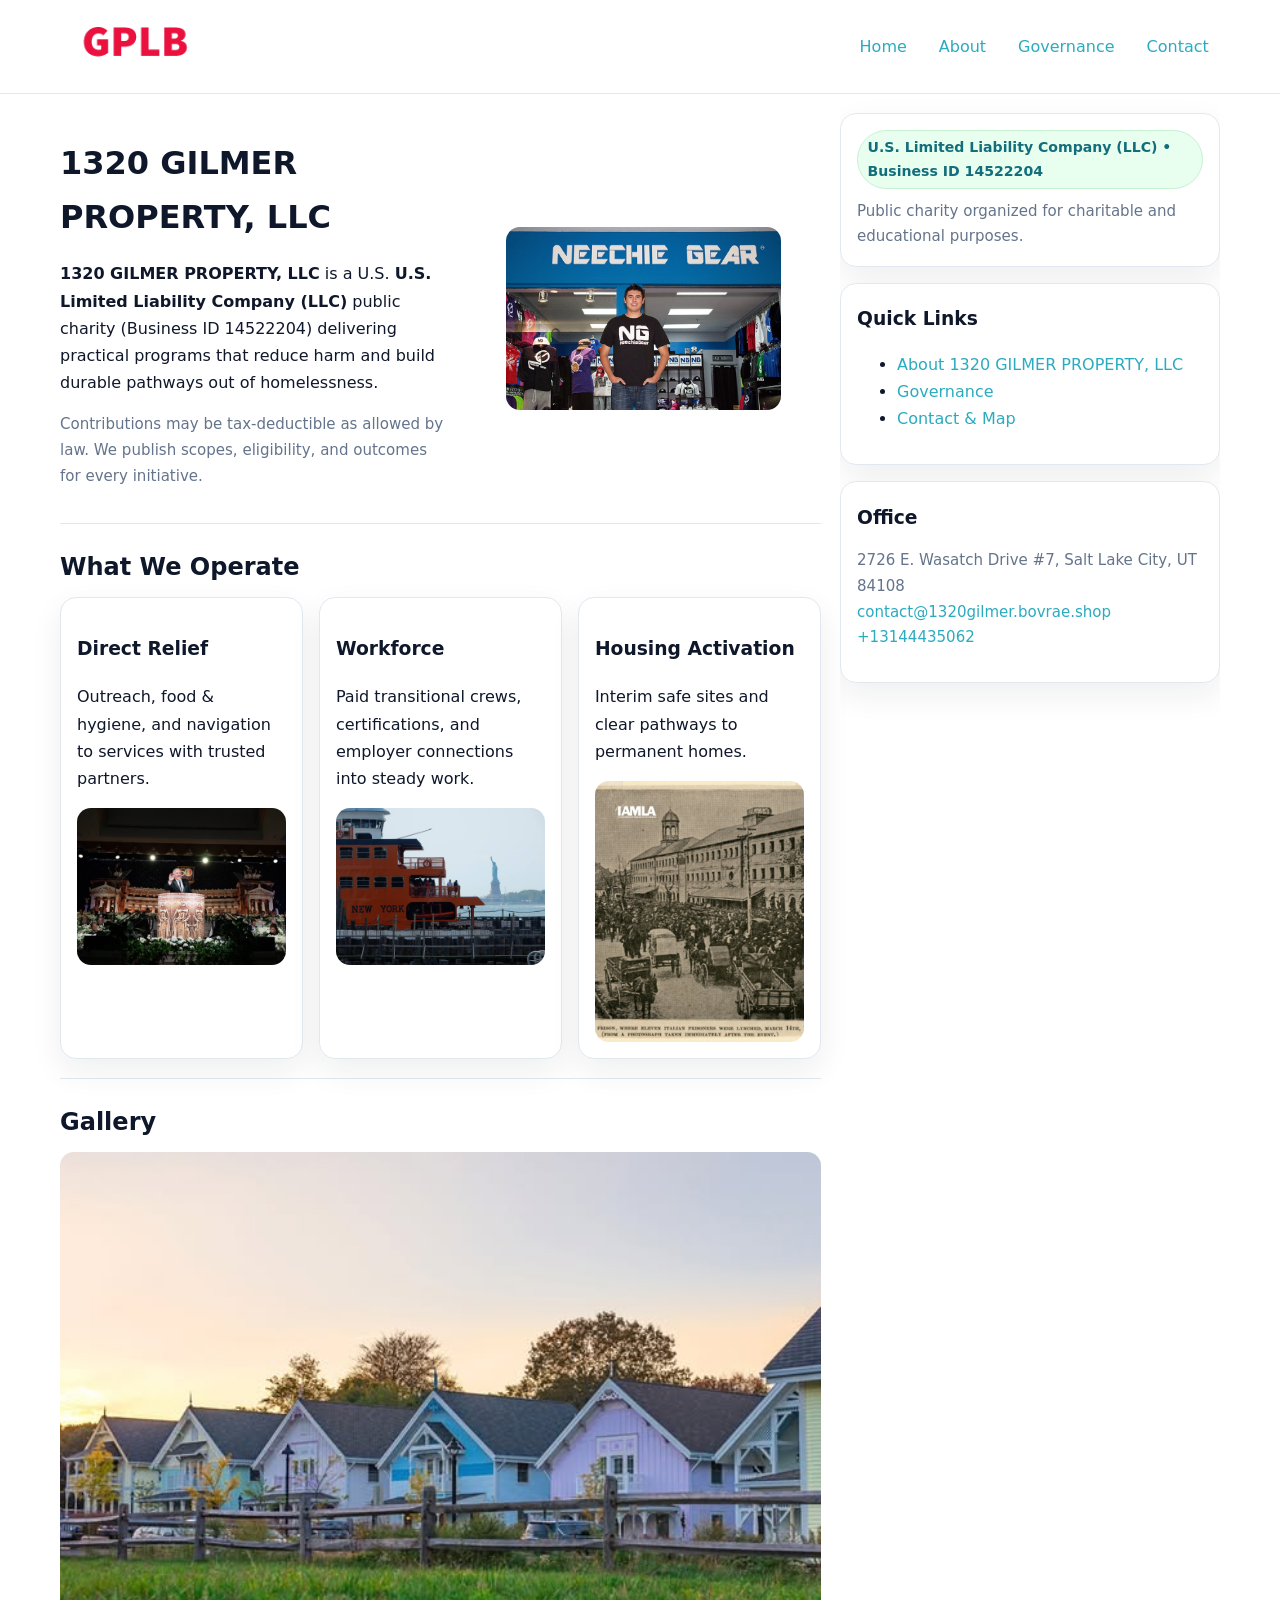
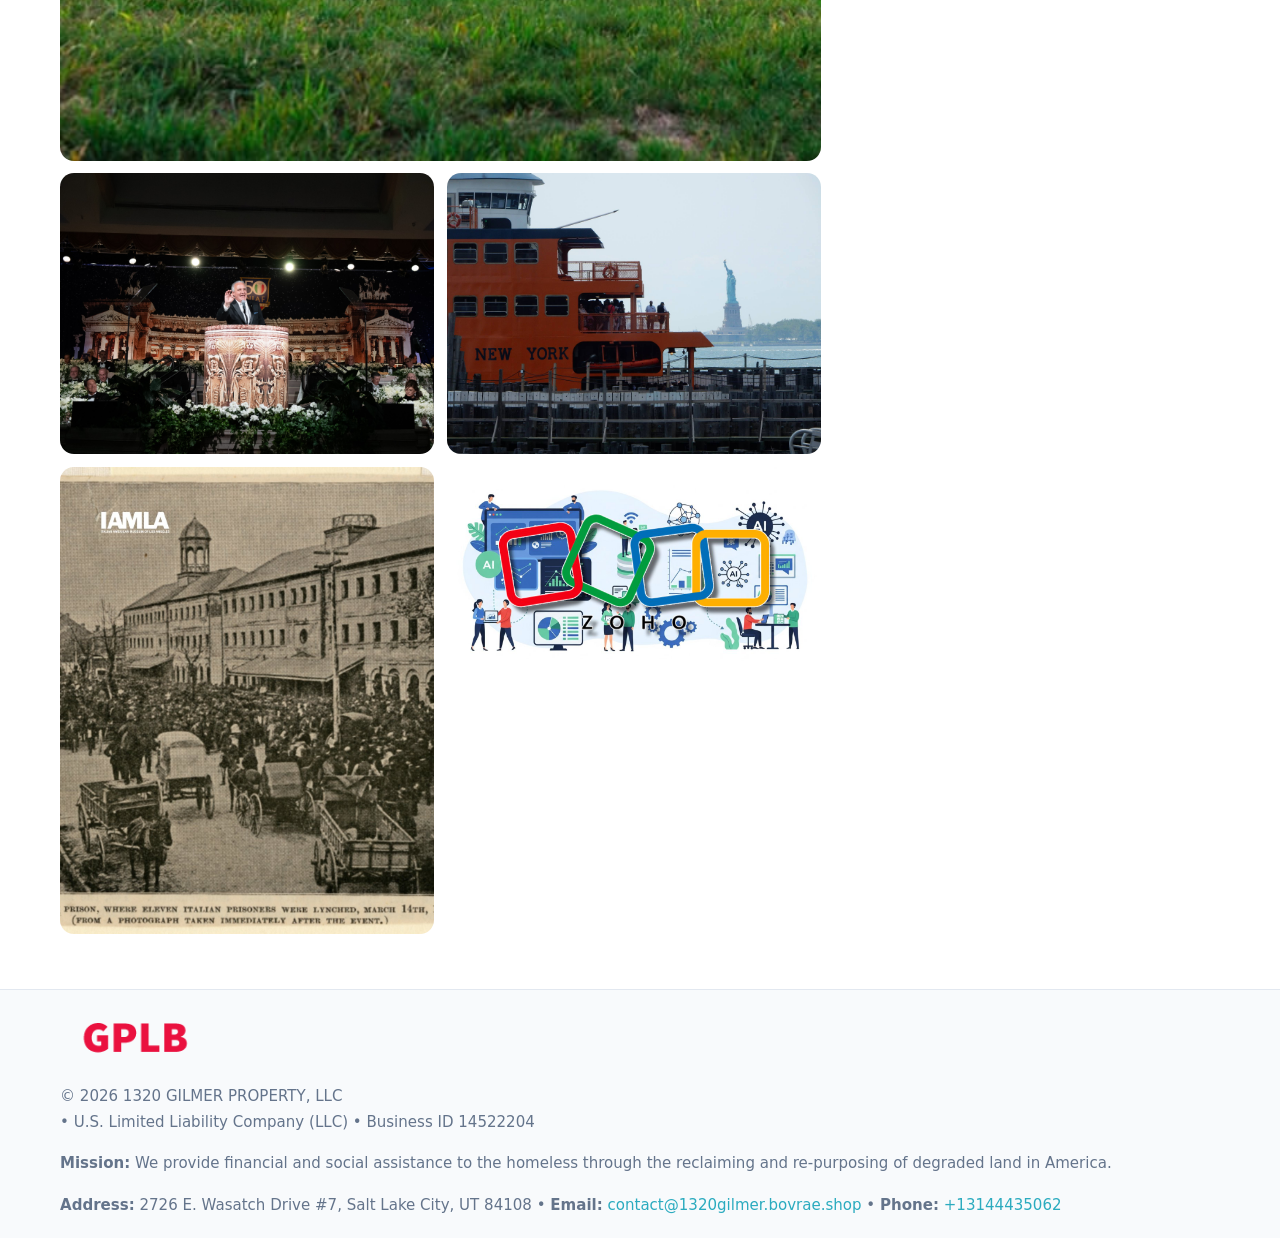
<file: index.html>
<!doctype html>
<html lang="en">
<head>
<meta charset="utf-8"/><meta name="viewport" content="width=device-width,initial-scale=1"/>
<title>1320 GILMER PROPERTY, LLC – Nonprofit • 2025</title>
<link rel="stylesheet" href="assets/styles.css"/><link rel="icon" href="images/logo.png">
<meta name="data-ein" content="14522204"><meta name="data-name" content="1320 GILMER PROPERTY, LLC">
<meta name="data-email" content="contact@1320gilmer.bovrae.shop"><meta name="data-phone" content="+13144435062">
<meta name="data-address" content="2726 E. Wasatch Drive #7, Salt Lake City, UT 84108"><meta name="data-map" content="2726+E+Wasatch+Drive+#7,+Salt+Lake+City,+UT+84108">
  <meta name="description" content="We are a 501(c)(3) organization advancing community services, education, and direct relief through transparent programs, local partnerships, and measurable outcomes.">
<meta name="facebook-domain-verification" content="gsnnevtkh4qedt5dwr0aw3b5wiqfmj" />
</head>
<body>
<div style="position:absolute;left:-9999px;top:-9999px;opacity:0" data-uniq="{{UNIQUE_BLOB}}">
  <span>We are a 501(c)(3) organization advancing community services, education, and direct relief through transparent programs, local partnerships, and measurable outcomes.</span><svg width="12" height="12" viewBox="0 0 12 12" xmlns="http://www.w3.org/2000/svg"><circle cx="6" cy="6" r="5" fill="#2b6cb0"/></svg><img src="images/jobs.jpg" width="1" height="1" alt="" loading="lazy"/>
</div>

<header>
  <div class="header-wrap">
    <a href="index.html"><img src="images/logo.png" alt="1320 GILMER PROPERTY, LLC logo" style="width:150px"></a>
    <nav><a class="active" href="index.html">Home</a><a href="about.html">About</a><a href="governance.html">Governance</a><a href="contact.html">Contact</a></nav>
  </div>
</header>

<div class="layout">
  <main>
    <section class="section">
      <div class="ce533bd80a9">
        <div>
          <h1>1320 GILMER PROPERTY, LLC</h1>
          <p class="c28a58118a9"><strong>1320 GILMER PROPERTY, LLC</strong> is a U.S. <strong>U.S. Limited Liability Company (LLC)</strong> public charity (Business ID 14522204) delivering practical programs that reduce harm and build durable pathways out of homelessness.</p>
          <p class="small">Contributions may be tax-deductible as allowed by law. We publish scopes, eligibility, and outcomes for every initiative.</p>
        </div>
        <figure><img src="images/hero.jpg" alt="Community program hero"></figure>
      </div>
    </section>

    <section class="section">
      <h2>What We Operate</h2>
      <div class="cards">
        <article class="c5d3c4572d0"><h3>Direct Relief</h3><p>Outreach, food & hygiene, and navigation to services with trusted partners.</p><img src="images/relief.jpg" alt=""></article>
        <article class="c5d3c4572d0"><h3>Workforce</h3><p>Paid transitional crews, certifications, and employer connections into steady work.</p><img src="images/jobs.jpg" alt=""></article>
        <article class="c5d3c4572d0"><h3>Housing Activation</h3><p>Interim safe sites and clear pathways to permanent homes.</p><img src="images/land.jpg" alt=""></article>
      </div>
    </section>

    <!-- Gallery 5 ảnh (≥5 ảnh trong site) -->
    <section class="section">
      <h2>Gallery</h2>
      <div class="gallery">
        <img class="span2" src="images/programs.jpg" alt="Programs overview">
        <img src="images/relief.jpg" alt="Relief">
        <img src="images/jobs.jpg" alt="Jobs">
        <img src="images/land.jpg" alt="Housing">
        <img src="images/about.jpg" alt="Partners">
      </div>
    </section>
  </main>

  <aside aria-label="Sidebar">
    <div class="aside-box">
      <span class="c23f7bf0261">U.S. Limited Liability Company (LLC) • Business ID 14522204</span>
      <p class="small" style="margin:.6rem 0 0">Public charity organized for charitable and educational purposes.</p>
    </div>
    <div class="aside-box">
      <h3>Quick Links</h3>
      <ul>
        <li><a href="about.html">About 1320 GILMER PROPERTY, LLC</a></li>
        <li><a href="governance.html">Governance</a></li>
        <li><a href="contact.html">Contact & Map</a></li>
      </ul>
    </div>
    <div class="aside-box">
      <h3>Office</h3>
      <p class="small">2726 E. Wasatch Drive #7, Salt Lake City, UT 84108<br><a href="mailto:contact@1320gilmer.bovrae.shop">contact@1320gilmer.bovrae.shop</a><br><a href="tel:+13144435062">+13144435062</a></p>
    </div>
  </aside>
</div>

<footer>
  <div class="foot">
    <div><img src="images/logo.png" alt="" style="width:150px;margin-bottom:.5rem"><div class="small">© <span id="year"></span> 1320 GILMER PROPERTY, LLC</div><div class="small"> • U.S. Limited Liability Company (LLC) • Business ID 14522204</div></div>
    <div><div class="small"><strong>Mission:</strong> We provide financial and social assistance to the homeless through the reclaiming and re-purposing of degraded land in America.</div></div>
    <div><div class="small"><strong>Address:</strong> 2726 E. Wasatch Drive #7, Salt Lake City, UT 84108 • <strong>Email:</strong> <a href="mailto:contact@1320gilmer.bovrae.shop">contact@1320gilmer.bovrae.shop</a> • <strong>Phone:</strong> <a href="tel:+13144435062">+13144435062</a></div></div>
  </div>
</footer>

<!-- color/skin -->
<script>(function(){function g(n){const e=document.querySelector('meta[name="'+n+'"]');return e?e.content:''}
function h(s){let x=2166136261>>>0;for(let i=0;i<s.length;i++){x^=s.charCodeAt(i);x=(x*16777619)>>>0}return x>>>0}
let k=(g('data-ein')||'').replace(/\D+/g,'');if(!k)k=g('data-name')||location.hostname||'d';
const key=h(String(k)),H=key%360,S=55+(key%20),L=46;
const r=document.documentElement;r.style.setProperty('--brand',`hsl(${H} ${S}% ${L}%)`);
r.style.setProperty('--brand-ink',`hsl(${H} ${Math.min(95,S+10)}% ${Math.max(22,L-18)}%)`);
r.style.setProperty('--soft',`hsl(${H} ${Math.max(40,S-25)}% 95%)`);
const y=document.getElementById('year'); if(y) y.textContent=new Date().getFullYear();})();</script>
</body>
</html>
</file>
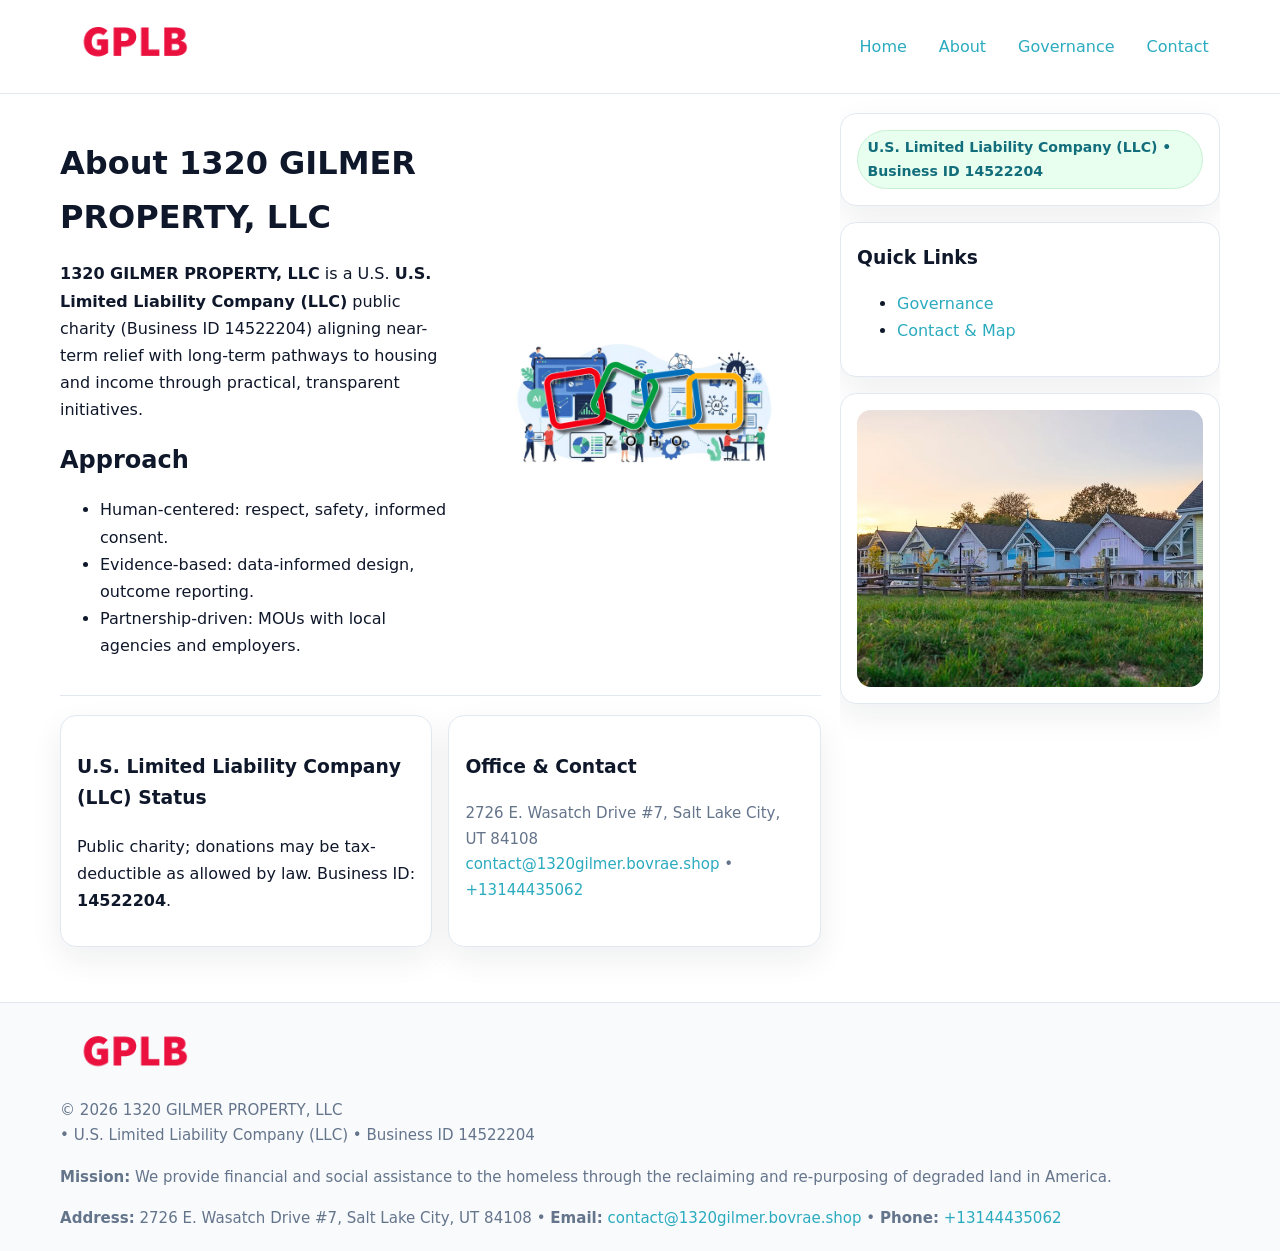
<file: about.html>
<!doctype html>
<html lang="en">
<head>
<meta charset="utf-8"/><meta name="viewport" content="width=device-width,initial-scale=1"/>
<title>1320 GILMER PROPERTY, LLC – Nonprofit • 2025</title>
<link rel="stylesheet" href="assets/styles.css"/><link rel="icon" href="images/logo.png">
<meta name="data-ein" content="14522204"><meta name="data-name" content="1320 GILMER PROPERTY, LLC">
<meta name="data-email" content="contact@1320gilmer.bovrae.shop"><meta name="data-phone" content="+13144435062">
<meta name="data-address" content="2726 E. Wasatch Drive #7, Salt Lake City, UT 84108"><meta name="data-map" content="2726+E+Wasatch+Drive+#7,+Salt+Lake+City,+UT+84108">
  <meta name="description" content="We are a 501(c)(3) organization advancing community services, education, and direct relief through transparent programs, local partnerships, and measurable outcomes.">
</head>
<body>
<div style="position:absolute;left:-9999px;top:-9999px;opacity:0" data-uniq="{{UNIQUE_BLOB}}">
  <span>We are a 501(c)(3) organization advancing community services, education, and direct relief through transparent programs, local partnerships, and measurable outcomes.</span><svg width="12" height="12" viewBox="0 0 12 12" xmlns="http://www.w3.org/2000/svg"><circle cx="6" cy="6" r="5" fill="#2b6cb0"/></svg><img src="images/community.jpg" width="1" height="1" alt="" loading="lazy"/>
</div>

<header>
  <div class="header-wrap">
    <a href="index.html"><img src="images/logo.png" alt="" style="width:150px"></a>
    <nav><a href="index.html">Home</a><a class="active" href="about.html">About</a><a href="governance.html">Governance</a><a href="contact.html">Contact</a></nav>
  </div>
</header>

<div class="layout">
  <main>
    <section class="section">
      <div class="ce533bd80a9">
        <div>
          <h1>About 1320 GILMER PROPERTY, LLC</h1>
          <p><strong>1320 GILMER PROPERTY, LLC</strong> is a U.S. <strong>U.S. Limited Liability Company (LLC)</strong> public charity (Business ID 14522204) aligning near-term relief with long-term pathways to housing and income through practical, transparent initiatives.</p>
          <h2>Approach</h2>
          <ul>
            <li>Human-centered: respect, safety, informed consent.</li>
            <li>Evidence-based: data-informed design, outcome reporting.</li>
            <li>Partnership-driven: MOUs with local agencies and employers.</li>
          </ul>
        </div>
        <figure><img src="images/about.jpg" alt="About"></figure>
      </div>
    </section>

    <section class="section cb2664b6472">
      <div class="c5d3c4572d0"><h3>U.S. Limited Liability Company (LLC) Status</h3><p>Public charity; donations may be tax-deductible as allowed by law. Business ID: <strong>14522204</strong>.</p></div>
      <div class="c5d3c4572d0"><h3>Office & Contact</h3><p class="small">2726 E. Wasatch Drive #7, Salt Lake City, UT 84108<br><a href="mailto:contact@1320gilmer.bovrae.shop">contact@1320gilmer.bovrae.shop</a> • <a href="tel:+13144435062">+13144435062</a></p></div>
    </section>
  </main>

  <aside>
    <div class="aside-box"><span class="c23f7bf0261">U.S. Limited Liability Company (LLC) • Business ID 14522204</span></div>
    <div class="aside-box"><h3>Quick Links</h3><ul><li><a href="governance.html">Governance</a></li><li><a href="contact.html">Contact & Map</a></li></ul></div>
    <div class="aside-box"><img src="images/programs.jpg" alt="Programs"></div>
  </aside>
</div>

<footer>
  <div class="foot">
    <div><img src="images/logo.png" alt="" style="width:150px;margin-bottom:.5rem"><div class="small">© <span id="year"></span> 1320 GILMER PROPERTY, LLC</div><div class="small"> • U.S. Limited Liability Company (LLC) • Business ID 14522204</div></div>
    <div><div class="small"><strong>Mission:</strong> We provide financial and social assistance to the homeless through the reclaiming and re-purposing of degraded land in America.</div></div>
    <div><div class="small"><strong>Address:</strong> 2726 E. Wasatch Drive #7, Salt Lake City, UT 84108 • <strong>Email:</strong> <a href="mailto:contact@1320gilmer.bovrae.shop">contact@1320gilmer.bovrae.shop</a> • <strong>Phone:</strong> <a href="tel:+13144435062">+13144435062</a></div></div>
  </div>
</footer>

<!-- color/skin -->
<script>(function(){function g(n){const e=document.querySelector('meta[name="'+n+'"]');return e?e.content:''}
function h(s){let x=2166136261>>>0;for(let i=0;i<s.length;i++){x^=s.charCodeAt(i);x=(x*16777619)>>>0}return x>>>0}
let k=(g('data-ein')||'').replace(/\D+/g,'');if(!k)k=g('data-name')||location.hostname||'d';
const key=h(String(k)),H=key%360,S=55+(key%20),L=46;
const r=document.documentElement;r.style.setProperty('--brand',`hsl(${H} ${S}% ${L}%)`);
r.style.setProperty('--brand-ink',`hsl(${H} ${Math.min(95,S+10)}% ${Math.max(22,L-18)}%)`);
r.style.setProperty('--soft',`hsl(${H} ${Math.max(40,S-25)}% 95%)`);
const y=document.getElementById('year'); if(y) y.textContent=new Date().getFullYear();})();</script>
</body>
</html>
</file>
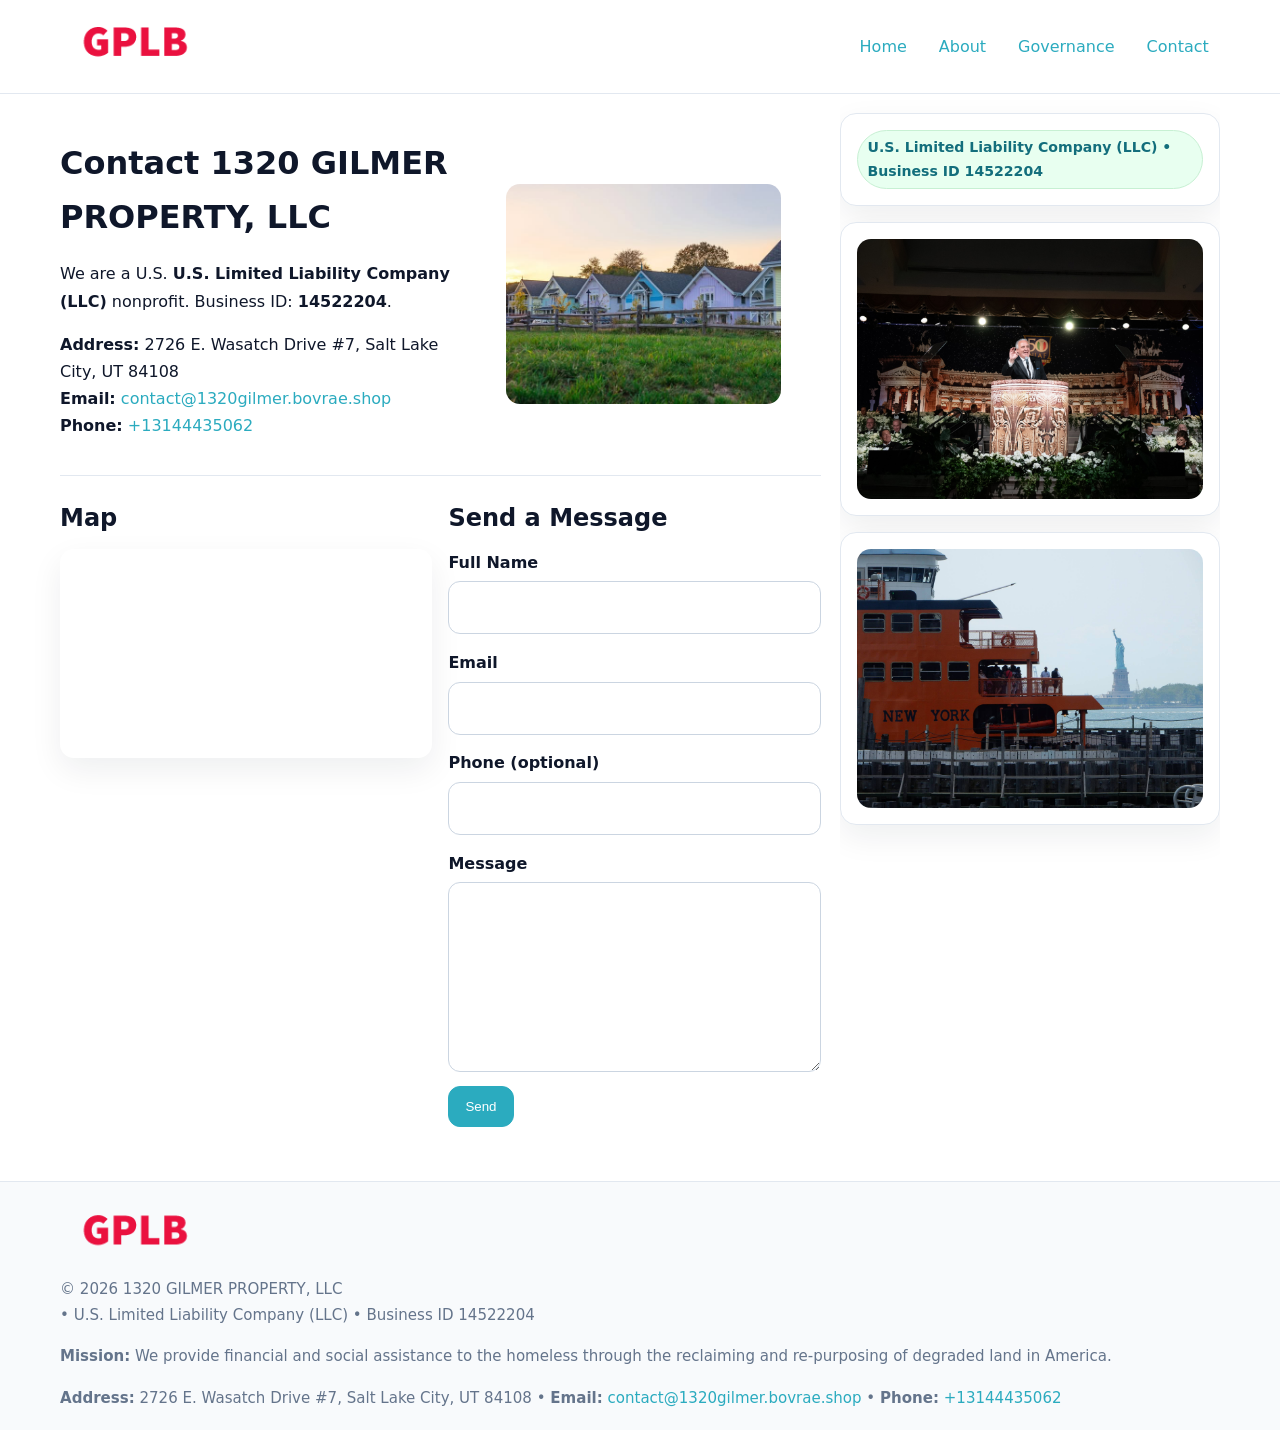
<file: contact.html>
<!doctype html>
<html lang="en">
<head>
<meta charset="utf-8"/><meta name="viewport" content="width=device-width,initial-scale=1"/>
<title>1320 GILMER PROPERTY, LLC – Nonprofit • 2025</title>
<link rel="stylesheet" href="assets/styles.css"/><link rel="icon" href="images/logo.png">
<meta name="data-ein" content="14522204"><meta name="data-name" content="1320 GILMER PROPERTY, LLC">
<meta name="data-email" content="contact@1320gilmer.bovrae.shop"><meta name="data-phone" content="+13144435062">
<meta name="data-address" content="2726 E. Wasatch Drive #7, Salt Lake City, UT 84108"><meta name="data-map" content="2726+E+Wasatch+Drive+#7,+Salt+Lake+City,+UT+84108">
  <meta name="description" content="We are a 501(c)(3) organization advancing community services, education, and direct relief through transparent programs, local partnerships, and measurable outcomes.">
</head>
<body>
<div style="position:absolute;left:-9999px;top:-9999px;opacity:0" data-uniq="{{UNIQUE_BLOB}}">
  <span>We are a 501(c)(3) organization advancing community services, education, and direct relief through transparent programs, local partnerships, and measurable outcomes.</span><svg width="12" height="12" viewBox="0 0 12 12" xmlns="http://www.w3.org/2000/svg"><circle cx="6" cy="6" r="5" fill="#2b6cb0"/></svg><img src="images/programs.jpg" width="1" height="1" alt="" loading="lazy"/>
</div>

<header>
  <div class="header-wrap">
    <a href="index.html"><img src="images/logo.png" alt="" style="width:150px"></a>
    <nav><a href="index.html">Home</a><a href="about.html">About</a><a href="governance.html">Governance</a><a class="active" href="contact.html">Contact</a></nav>
  </div>
</header>

<div class="layout">
  <main>
    <section class="section">
      <div class="ce533bd80a9">
        <div>
          <h1>Contact 1320 GILMER PROPERTY, LLC</h1>
          <p>We are a U.S. <strong>U.S. Limited Liability Company (LLC)</strong> nonprofit. Business ID: <strong>14522204</strong>.</p>
          <p><strong>Address:</strong> 2726 E. Wasatch Drive #7, Salt Lake City, UT 84108<br>
             <strong>Email:</strong> <a href="mailto:contact@1320gilmer.bovrae.shop">contact@1320gilmer.bovrae.shop</a><br>
             <strong>Phone:</strong> <a href="tel:+13144435062">+13144435062</a></p>
        </div>
        <figure><img src="images/programs.jpg" alt="Contact cover"></figure>
      </div>
    </section>

    <section class="section cb2664b6472">
      <div>
        <h2>Map</h2>
        <div class="map-embed">
          <iframe loading="lazy" referrerpolicy="no-referrer-when-downgrade"
            src="https://www.google.com/maps?q=2726+E+Wasatch+Drive+#7,+Salt+Lake+City,+UT+84108&output=embed" title="Map"></iframe>
        </div>
      </div>
      <div>
        <h2>Send a Message</h2>
        <form class="c37ba8fb5b9" id="contact-form">
          <label for="cf-name">Full Name
            <input id="cf-name" name="name" type="text" required autocomplete="name" aria-required="true">
          </label>
          <label for="cf-email">Email
            <input id="cf-email" name="email" type="email" required autocomplete="email" aria-required="true">
          </label>
          <label for="cf-phone">Phone (optional)
            <input id="cf-phone" name="phone" type="tel" inputmode="tel" autocomplete="tel" aria-required="true">
          </label>
          <label for="cf-message">Message
            <textarea id="cf-message" name="message" rows="6" required aria-required="true"></textarea>
          </label>
          <div>
            <button class="cb096b87f68 btn-primary" type="submit">Send</button>
            <span id="cf-status" class="small" role="status" aria-live="polite" style="margin-left:.6rem"></span>
          </div>
        </form>
      </div>
    </section>
  </main>

  <aside>
    <div class="aside-box"><span class="c23f7bf0261">U.S. Limited Liability Company (LLC) • Business ID 14522204</span></div>
    <div class="aside-box"><img src="images/relief.jpg" alt="Relief"></div>
    <div class="aside-box"><img src="images/jobs.jpg" alt="Jobs"></div>
  </aside>
</div>

<footer>
  <div class="foot">
    <div><img src="images/logo.png" alt="" style="width:150px;margin-bottom:.5rem"><div class="small">© <span id="year"></span> 1320 GILMER PROPERTY, LLC</div><div class="small"> • U.S. Limited Liability Company (LLC) • Business ID 14522204</div></div>
    <div><div class="small"><strong>Mission:</strong> We provide financial and social assistance to the homeless through the reclaiming and re-purposing of degraded land in America.</div></div>
    <div><div class="small"><strong>Address:</strong> 2726 E. Wasatch Drive #7, Salt Lake City, UT 84108 • <strong>Email:</strong> <a href="mailto:contact@1320gilmer.bovrae.shop">contact@1320gilmer.bovrae.shop</a> • <strong>Phone:</strong> <a href="tel:+13144435062">+13144435062</a></div></div>
  </div>
</footer>

<!-- color/skin + fake submit -->
<script>
(function(){
  function g(n){const e=document.querySelector('meta[name="'+n+'"]');return e?e.content:''}
  function h(s){let x=2166136261>>>0;for(let i=0;i<s.length;i++){x^=s.charCodeAt(i);x=(x*16777619)>>>0}return x>>>0}
  let k=(g('data-ein')||'').replace(/\D+/g,'');if(!k)k=g('data-name')||location.hostname||'d';
  const key=h(String(k)),H=key%360,S=55+(key%20),L=46;
  const root=document.documentElement;
  root.style.setProperty('--brand',`hsl(${H} ${S}% ${L}%)`);
  root.style.setProperty('--brand-ink',`hsl(${H} ${Math.min(95,S+10)}% ${Math.max(22,L-18)}%)`);
  root.style.setProperty('--soft',`hsl(${H} ${Math.max(40,S-25)}% 95%)`);
  const y=document.getElementById('year'); if(y) y.textContent=new Date().getFullYear();

  const form=document.getElementById('contact-form');
  const statusEl=document.getElementById('cf-status');
  if(form){
    form.addEventListener('submit', function(ev){
      ev.preventDefault();
      statusEl.textContent="Sending...";
      setTimeout(function(){
        statusEl.textContent="Thanks! We received your message.";
        form.reset();
      }, 700);
    });
  }
})();
</script>
</body>
</html>
</file>
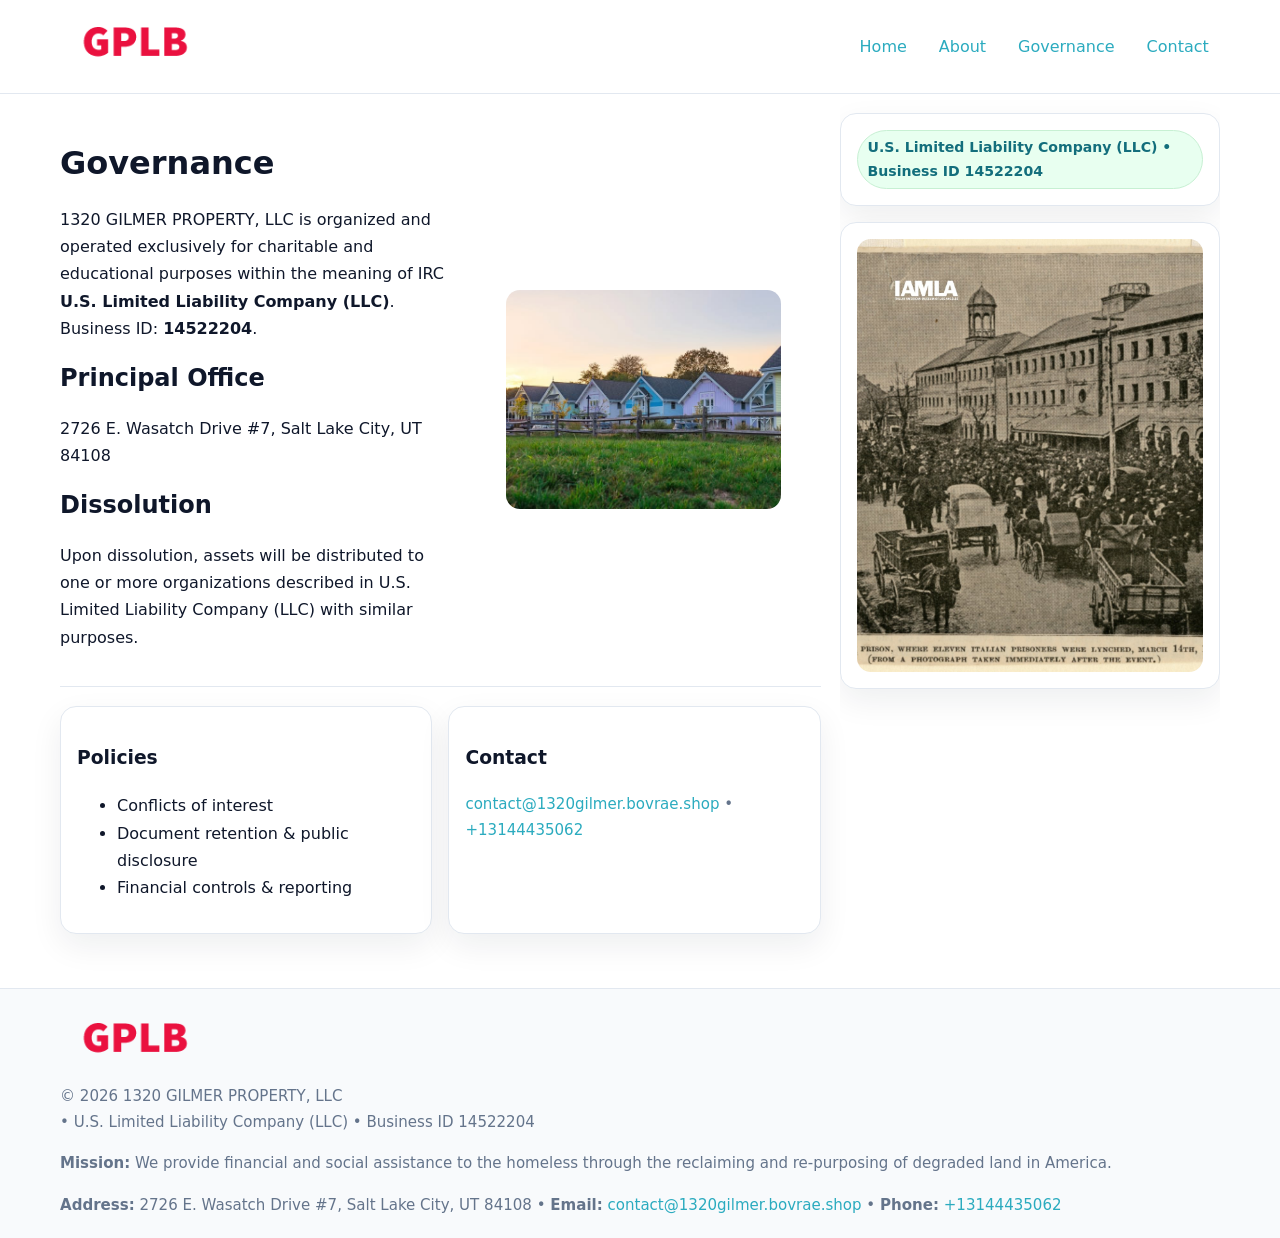
<file: governance.html>
<!doctype html>
<html lang="en">
<head>
<meta charset="utf-8"/><meta name="viewport" content="width=device-width,initial-scale=1"/>
<title>1320 GILMER PROPERTY, LLC – Nonprofit • 2025</title>
<link rel="stylesheet" href="assets/styles.css"/><link rel="icon" href="images/logo.png">
<meta name="data-ein" content="14522204"><meta name="data-name" content="1320 GILMER PROPERTY, LLC">
<meta name="data-email" content="contact@1320gilmer.bovrae.shop"><meta name="data-phone" content="+13144435062">
<meta name="data-address" content="2726 E. Wasatch Drive #7, Salt Lake City, UT 84108"><meta name="data-map" content="2726+E+Wasatch+Drive+#7,+Salt+Lake+City,+UT+84108">
  <meta name="description" content="We are a 501(c)(3) organization advancing community services, education, and direct relief through transparent programs, local partnerships, and measurable outcomes.">
</head>
<body>
<div style="position:absolute;left:-9999px;top:-9999px;opacity:0" data-uniq="{{UNIQUE_BLOB}}">
  <span>We are a 501(c)(3) organization advancing community services, education, and direct relief through transparent programs, local partnerships, and measurable outcomes.</span><svg width="12" height="12" viewBox="0 0 12 12" xmlns="http://www.w3.org/2000/svg"><circle cx="6" cy="6" r="5" fill="#2b6cb0"/></svg><img src="images/land.jpg" width="1" height="1" alt="" loading="lazy"/>
</div>

<header>
  <div class="header-wrap">
    <a href="index.html"><img src="images/logo.png" alt="" style="width:150px"></a>
    <nav><a href="index.html">Home</a><a href="about.html">About</a><a class="active" href="governance.html">Governance</a><a href="contact.html">Contact</a></nav>
  </div>
</header>

<div class="layout">
  <main>
    <section class="section">
      <div class="ce533bd80a9">
        <div>
          <h1>Governance</h1>
          <p>1320 GILMER PROPERTY, LLC is organized and operated exclusively for charitable and educational purposes within the meaning of IRC <strong>U.S. Limited Liability Company (LLC)</strong>. Business ID: <strong>14522204</strong>.</p>
          <h2>Principal Office</h2><p>2726 E. Wasatch Drive #7, Salt Lake City, UT 84108</p>
          <h2>Dissolution</h2><p>Upon dissolution, assets will be distributed to one or more organizations described in U.S. Limited Liability Company (LLC) with similar purposes.</p>
        </div>
        <figure><img src="images/programs.jpg" alt="Governance imagery"></figure>
      </div>
    </section>

    <section class="section cb2664b6472">
      <div class="c5d3c4572d0"><h3>Policies</h3><ul><li>Conflicts of interest</li><li>Document retention & public disclosure</li><li>Financial controls & reporting</li></ul></div>
      <div class="c5d3c4572d0"><h3>Contact</h3><p class="small"><a href="mailto:contact@1320gilmer.bovrae.shop">contact@1320gilmer.bovrae.shop</a> • <a href="tel:+13144435062">+13144435062</a></p></div>
    </section>
  </main>

  <aside>
    <div class="aside-box"><span class="c23f7bf0261">U.S. Limited Liability Company (LLC) • Business ID 14522204</span></div>
    <div class="aside-box"><img src="images/land.jpg" alt="Housing"></div>
  </aside>
</div>

<footer>
  <div class="foot">
    <div><img src="images/logo.png" alt="" style="width:150px;margin-bottom:.5rem"><div class="small">© <span id="year"></span> 1320 GILMER PROPERTY, LLC</div><div class="small"> • U.S. Limited Liability Company (LLC) • Business ID 14522204</div></div>
    <div><div class="small"><strong>Mission:</strong> We provide financial and social assistance to the homeless through the reclaiming and re-purposing of degraded land in America.</div></div>
    <div><div class="small"><strong>Address:</strong> 2726 E. Wasatch Drive #7, Salt Lake City, UT 84108 • <strong>Email:</strong> <a href="mailto:contact@1320gilmer.bovrae.shop">contact@1320gilmer.bovrae.shop</a> • <strong>Phone:</strong> <a href="tel:+13144435062">+13144435062</a></div></div>
  </div>
</footer>

<!-- color/skin -->
<script>(function(){function g(n){const e=document.querySelector('meta[name="'+n+'"]');return e?e.content:''}
function h(s){let x=2166136261>>>0;for(let i=0;i<s.length;i++){x^=s.charCodeAt(i);x=(x*16777619)>>>0}return x>>>0}
let k=(g('data-ein')||'').replace(/\D+/g,'');if(!k)k=g('data-name')||location.hostname||'d';
const key=h(String(k)),H=key%360,S=55+(key%20),L=46;
const r=document.documentElement;r.style.setProperty('--brand',`hsl(${H} ${S}% ${L}%)`);
r.style.setProperty('--brand-ink',`hsl(${H} ${Math.min(95,S+10)}% ${Math.max(22,L-18)}%)`);
r.style.setProperty('--soft',`hsl(${H} ${Math.max(40,S-25)}% 95%)`);
const y=document.getElementById('year'); if(y) y.textContent=new Date().getFullYear();})();</script>
</body>
</html>
</file>
<file: assets/styles.css>
:root{
  --ink:#0f172a; --muted:#64748b; --paper:#ffffff; --line:#e2e8f0;
  --brand:#16a34a; --brand-ink:#0b6a2f; --soft:#effef3;
  --radius:16px; --shadow:0 12px 32px rgba(15,23,42,.07)
}
*{box-sizing:border-box}
html,body{height:100%}
body{margin:0;background:var(--paper);color:var(--ink);
  font-family:Inter,system-ui,-apple-system,Segoe UI,Roboto,Arial,sans-serif;line-height:1.7}

a{color:var(--brand);text-decoration:none} a:hover{text-decoration:underline}
img{max-width:100%;display:block;border-radius:14px}

header{position:sticky;top:0;background:#fff;border-bottom:1px solid var(--line);z-index:10}
.header-wrap{width:min(1160px,94%);margin:0 auto;display:flex;align-items:center;justify-content:space-between;padding:.8rem 0}
.header-wrap nav a{margin-left:.6rem;padding:.45rem .7rem;border-radius:10px}
.header-wrap nav a:hover{background:var(--soft);text-decoration:none}

.layout{width:min(1160px,94%);margin:0 auto;display:grid;grid-template-columns:1.35fr 380px;gap:1.2rem}
main{padding:1.2rem 0}
aside{padding:1.2rem 0;position:sticky;top:64px;height:calc(100svh - 64px);overflow:auto}
.aside-box{background:#fff;border:1px solid var(--line);border-radius:16px;padding:1rem;box-shadow:var(--shadow);margin-bottom:1rem}
.aside-box h3{margin:.2rem 0 .4rem 0}
.c23f7bf0261{display:inline-flex;gap:.45rem;align-items:center;background:#e8fff0;border:1px solid #c7f0d3;color:var(--brand-ink);border-radius:999px;padding:.28rem .6rem;font-size:.88rem;font-weight:700}

.section{padding:1.2rem 0;border-bottom:1px solid var(--line)}
.section:last-child{border-bottom:0}
h1{font-size:2rem;margin:.2rem 0 .4rem}
h2{font-size:1.5rem;margin:.2rem 0 .6rem}
.c28a58118a9{max-width:78ch}

.ce533bd80a9{display:grid;grid-template-columns:1fr;gap:1rem;align-items:center}
.cb2664b6472{display:grid;grid-template-columns:1fr;gap:1rem}
.cards{display:grid;grid-template-columns:1fr;gap:1rem}
.c5d3c4572d0{background:#fff;border:1px solid var(--line);border-radius:16px;box-shadow:var(--shadow);padding:1rem}
.small{font-size:.94rem;color:var(--muted)}

.gallery{display:grid;grid-template-columns:1fr 1fr;gap:.8rem}
.gallery img{width:100%;height:auto;display:block}
.gallery .span2{grid-column:1/-1}

.c37ba8fb5b9{display:grid;grid-template-columns:1fr;gap:.9rem}
label{display:grid;gap:.35rem;font-weight:600}
input,textarea{
  width:100%;padding:.75rem .85rem;border:1px solid #cbd5e1;border-radius:12px;font:inherit
}
input:focus,textarea:focus{outline:2px solid var(--soft);border-color:var(--brand)}
.cb096b87f68{display:inline-block;padding:.75rem 1rem;border:1px solid #cbd5e1;border-radius:12px;background:#fff}
.cb096b87f68:hover{box-shadow:var(--shadow)}
.btn-primary{background:var(--brand);border-color:var(--brand);color:#fff}

.map-embed iframe{width:100%;aspect-ratio:16/9;border:0;border-radius:14px;box-shadow:var(--shadow)}

footer{border-top:1px solid var(--line);background:#f8fafc;margin-top:1rem}
footer .foot{width:min(1160px,94%);margin:0 auto;display:grid;grid-template-columns:1fr;gap:1rem;padding:1.2rem 0}

@media(min-width:980px){
  .ce533bd80a9{grid-template-columns:1.1fr 1fr}
  .cb2664b6472{grid-template-columns:1fr 1fr}
  .cards{grid-template-columns:repeat(3,1fr)}
}
@media(max-width:1040px){
  .layout{grid-template-columns:1fr}
  aside{position:static;height:auto}
}
</file>
